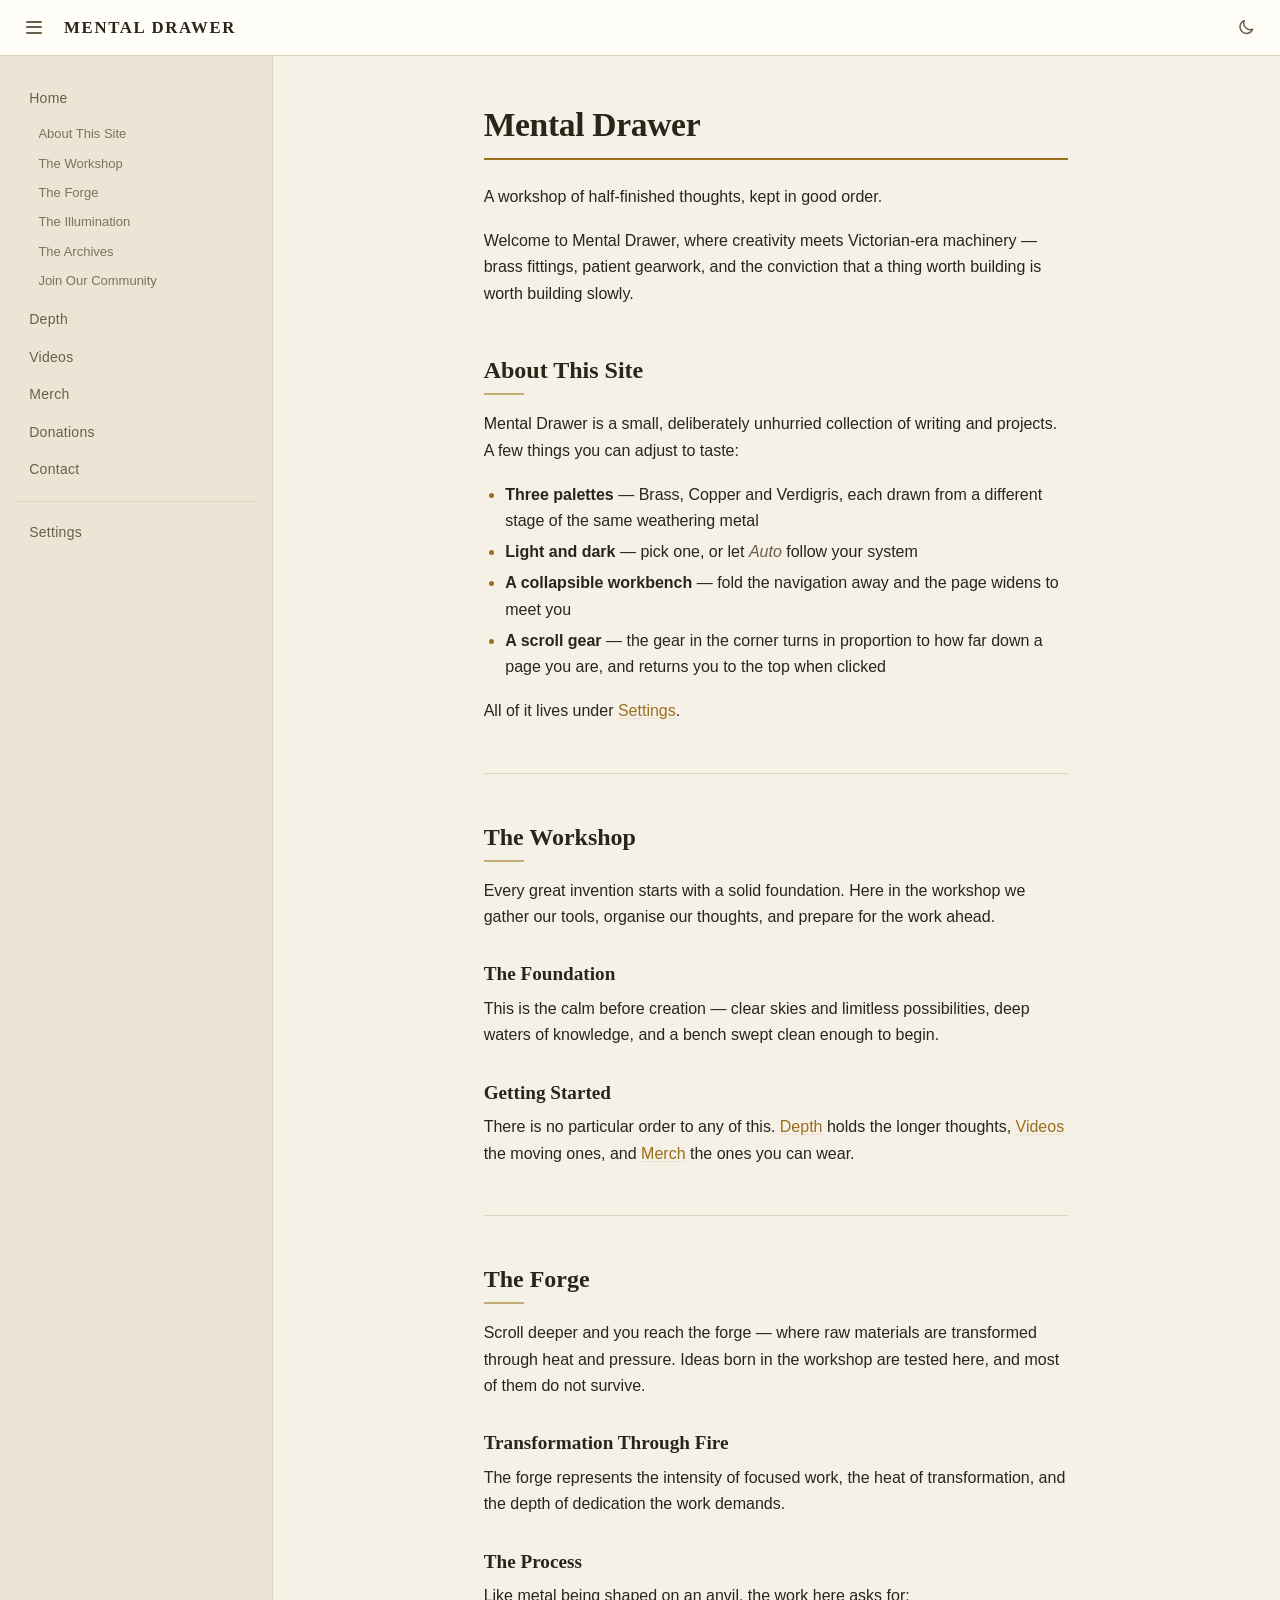
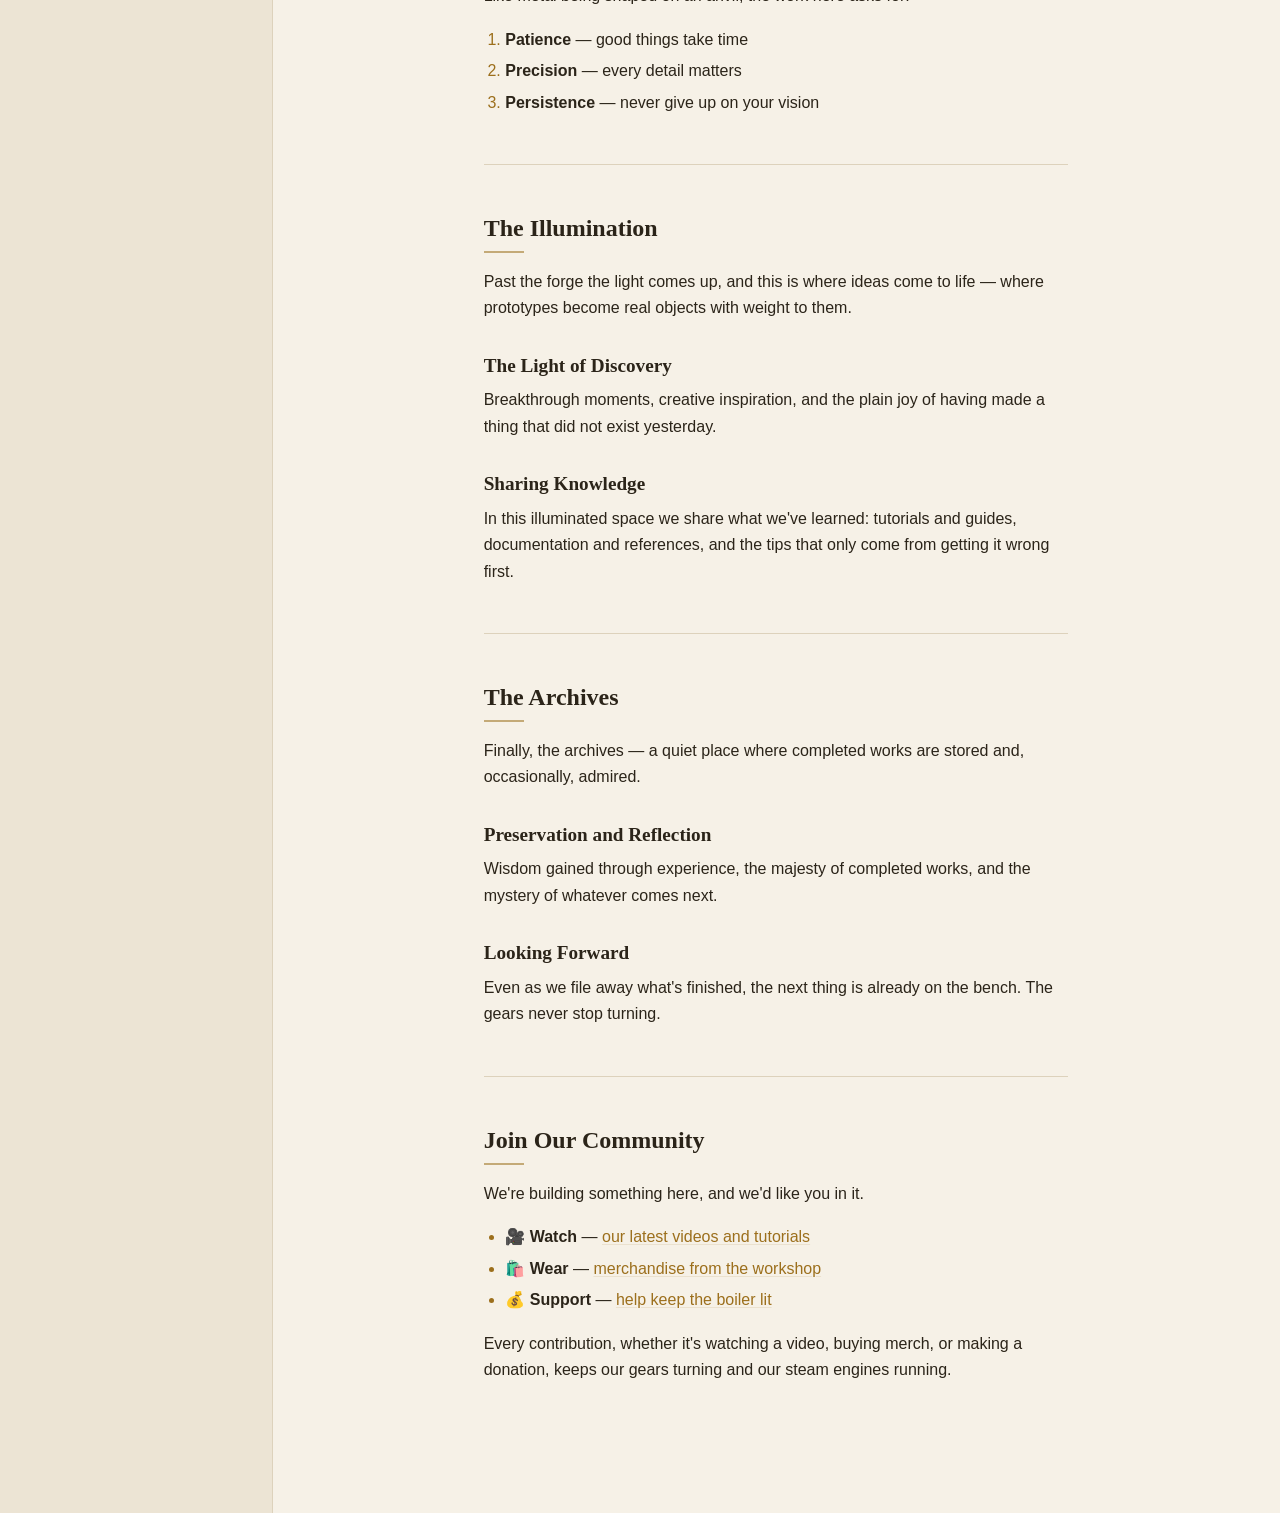
<file: docs/index.html>
<!DOCTYPE html>
<html lang="en" data-theme="brass" data-mode="auto" data-resolved="light" data-sidebar="open">
<head>
    <meta charset="UTF-8">
    <title>Mental Drawer</title>
    <meta http-equiv="X-UA-Compatible" content="IE=edge,chrome=1"/>
    <meta name="description" content="Mental Drawer — a workshop of half-finished thoughts.">
    <meta name="viewport" content="width=device-width, initial-scale=1.0, minimum-scale=1.0">
    <meta name="theme-color" content="#f6f1e7">
    <link rel="icon" href="data:image/svg+xml,<svg xmlns='http://www.w3.org/2000/svg' viewBox='0 0 24 24'><g fill='none' stroke='%23b8860b' stroke-width='2.2' stroke-linejoin='round'><path d='M12 2.6l1.7.9 1.9-.3.9 1.7 1.7.9-.3 1.9.9 1.7-1.3 1.4v1.9l-1.9.6-1 1.6-1.9-.2-1.6 1.1-1.6-1.1-1.9.2-1-1.6-1.9-.6v-1.9L4.5 9.4l.9-1.7-.3-1.9 1.7-.9.9-1.7 1.9.3z'/><circle cx='12' cy='10' r='3'/></g></svg>">
    <link rel="stylesheet" href="libs/theme.css">
    <script>
        /* Stamp saved preferences before first paint so the page never flashes
           the wrong theme. Kept inline and tiny on purpose. */
        (function () {
            var r = document.documentElement;
            function get(k, ok, dflt) {
                try {
                    var v = localStorage.getItem('md:' + k);
                    return ok.indexOf(v) > -1 ? v : dflt;
                } catch (e) { return dflt; }
            }
            var mode = get('mode', ['light', 'dark', 'auto'], 'auto');
            var dark = mode === 'dark' ||
                (mode === 'auto' && window.matchMedia('(prefers-color-scheme: dark)').matches);
            r.setAttribute('data-mode', mode);
            r.setAttribute('data-resolved', dark ? 'dark' : 'light');
            r.setAttribute('data-theme', get('theme', ['brass', 'copper', 'verdigris'], 'brass'));
            r.setAttribute('data-motion', get('motion', ['on', 'off'], 'on'));
            r.setAttribute('data-sidebar',
                window.matchMedia('(max-width: 768px)').matches
                    ? 'closed'
                    : get('sidebar', ['open', 'closed'], 'open'));
        })();
    </script>
</head>
<body>

<header class="md-header">
    <button class="md-iconbtn md-burger-btn" type="button" aria-expanded="true" aria-label="Collapse navigation" aria-controls="md-sidebar">
        <span class="md-burger" aria-hidden="true"><span></span><span></span><span></span></span>
    </button>
    <h1 class="md-header__title"><a href="#/">Mental Drawer</a></h1>
    <span class="md-header__spacer"></span>
    <button class="md-iconbtn md-mode-btn" type="button" aria-label="Switch to dark mode"></button>
</header>

<div class="md-scrim" aria-hidden="true"></div>

<div id="app">Winding the mainspring&hellip;</div>

<button class="md-gear" type="button" aria-label="Back to top"></button>

<script>
    window.$docsify = {
        name: 'Mental Drawer',
        repo: '',
        loadSidebar: true,
        subMaxLevel: 2,
        auto2top: true,
        maxLevel: 3
    };
</script>
<script src="libs/app.js"></script>
<script src="libs/docsify-4.js"></script>
</body>
</html>
</file>
<file: docs/libs/theme.css>
/* ==========================================================================
   Mental Drawer — theme system
   Tokens on :root. Mode via [data-resolved="light|dark"], palette via
   [data-theme="brass|copper|verdigris"]. Nothing below the Tokens section
   references a colour literal.
   ========================================================================== */

/* --- Tokens: brass / light (the default; also the no-preference fallback) - */
:root {
  --sidebar-w: 17rem;
  --header-h: 3.5rem;
  --measure: 72ch;
  --radius: 4px;
  --radius-lg: 8px;
  --speed: 220ms;
  --ease: cubic-bezier(.4, .14, .3, 1);

  --font-display: "Iowan Old Style", "Palatino Linotype", Palatino,
                  "Book Antiqua", Georgia, "Times New Roman", serif;
  --font-body: -apple-system, BlinkMacSystemFont, "Segoe UI", Roboto,
               "Helvetica Neue", Arial, sans-serif;
  --font-mono: ui-monospace, SFMono-Regular, "SF Mono", Menlo, Consolas,
               "Liberation Mono", monospace;

  --surface: #f6f1e7;
  --surface-raised: #fffdf8;
  --surface-sunken: #ece4d4;
  --ink: #2b2419;
  --ink-muted: #6b5f4a;
  --rule: #ddd2bc;
  --accent: #9c6f1c;
  --accent-strong: #7d570f;
  --accent-soft: rgba(156, 111, 28, .12);
  --on-accent: #fffdf8;
  --shadow: 0 1px 2px rgba(43, 36, 25, .07), 0 6px 18px rgba(43, 36, 25, .07);
  --scrim: rgba(43, 36, 25, .45);
}

:root[data-resolved="dark"] {
  color-scheme: dark;
  --surface: #14120d;
  --surface-raised: #1e1b14;
  --surface-sunken: #0e0c08;
  --ink: #ece4d4;
  --ink-muted: #9c917c;
  --rule: #322d22;
  --accent: #d4a544;
  --accent-strong: #e8bd63;
  --accent-soft: rgba(212, 165, 68, .14);
  --on-accent: #14120d;
  --shadow: 0 1px 2px rgba(0, 0, 0, .5), 0 6px 20px rgba(0, 0, 0, .45);
  --scrim: rgba(0, 0, 0, .6);
}

/* --- Palette: copper ---------------------------------------------------- */
:root[data-theme="copper"] {
  --surface: #f7efe9;
  --surface-raised: #fffaf6;
  --surface-sunken: #eee0d5;
  --ink: #2a1d16;
  --ink-muted: #6d564a;
  --rule: #e0cec1;
  --accent: #a8501f;
  --accent-strong: #863c14;
  --accent-soft: rgba(168, 80, 31, .12);
  --on-accent: #fffaf6;
}

:root[data-theme="copper"][data-resolved="dark"] {
  --surface: #15100d;
  --surface-raised: #1d1712;
  --surface-sunken: #0e0b09;
  --ink: #efe1d8;
  --ink-muted: #a08a7c;
  --rule: #33261f;
  --accent: #e08b52;
  --accent-strong: #f0a570;
  --accent-soft: rgba(224, 139, 82, .14);
  --on-accent: #15100d;
}

/* --- Palette: verdigris ------------------------------------------------- */
:root[data-theme="verdigris"] {
  --surface: #eef4f1;
  --surface-raised: #fbfefd;
  --surface-sunken: #dee9e5;
  --ink: #16241f;
  --ink-muted: #4d635b;
  --rule: #c8dbd4;
  --accent: #1f7a6b;
  --accent-strong: #145a4e;
  --accent-soft: rgba(31, 122, 107, .12);
  --on-accent: #fbfefd;
}

:root[data-theme="verdigris"][data-resolved="dark"] {
  --surface: #0e1614;
  --surface-raised: #141f1c;
  --surface-sunken: #0a100f;
  --ink: #dceae5;
  --ink-muted: #7d968e;
  --rule: #22322d;
  --accent: #52c4ac;
  --accent-strong: #74d8c2;
  --accent-soft: rgba(82, 196, 172, .14);
  --on-accent: #0e1614;
}

/* --- Base --------------------------------------------------------------- */
*, *::before, *::after { box-sizing: border-box; }

html { -webkit-text-size-adjust: 100%; }

body {
  margin: 0;
  background: var(--surface);
  color: var(--ink);
  font-family: var(--font-body);
  font-size: 16px;
  line-height: 1.65;
  overflow-x: hidden;
  -webkit-font-smoothing: antialiased;
}

a { color: var(--accent); text-decoration-color: var(--accent-soft); text-underline-offset: 2px; }
a:hover { color: var(--accent-strong); text-decoration-color: currentColor; }

:focus-visible { outline: 2px solid var(--accent); outline-offset: 2px; border-radius: 2px; }

/* Boot placeholder, before docsify swaps in its markup */
#app {
  display: grid;
  place-items: center;
  min-height: 100vh;
  color: var(--ink-muted);
  font-family: var(--font-display);
  font-style: italic;
}

/* --- Header ------------------------------------------------------------- */
.md-header {
  position: fixed;
  inset: 0 0 auto 0;
  z-index: 40;
  height: var(--header-h);
  display: flex;
  align-items: center;
  gap: .75rem;
  padding: 0 1rem;
  background: var(--surface-raised);
  border-bottom: 1px solid var(--rule);
}

.md-header__title {
  margin: 0;
  font-family: var(--font-display);
  font-size: 1.05rem;
  font-weight: 600;
  letter-spacing: .1em;
  text-transform: uppercase;
  color: var(--ink);
}
.md-header__title a { color: inherit; text-decoration: none; }

.md-header__spacer { flex: 1; }

/* Icon buttons in the header (menu, light/dark) */
.md-iconbtn {
  display: inline-grid;
  place-items: center;
  width: 2.25rem;
  height: 2.25rem;
  padding: 0;
  border: 1px solid transparent;
  border-radius: var(--radius);
  background: transparent;
  color: var(--ink-muted);
  cursor: pointer;
  transition: background var(--speed) var(--ease), color var(--speed) var(--ease),
              border-color var(--speed) var(--ease);
}
.md-iconbtn:hover { background: var(--accent-soft); color: var(--accent); border-color: var(--rule); }
.md-iconbtn svg { width: 1.15rem; height: 1.15rem; display: block; }

/* Hamburger → chevron, drawn in CSS so it can animate on collapse */
.md-burger { position: relative; width: 1.05rem; height: .8rem; }
.md-burger span {
  position: absolute;
  left: 0;
  width: 100%;
  height: 2px;
  border-radius: 2px;
  background: currentColor;
  transition: transform var(--speed) var(--ease), opacity var(--speed) var(--ease);
}
.md-burger span:nth-child(1) { top: 0; }
.md-burger span:nth-child(2) { top: calc(50% - 1px); }
.md-burger span:nth-child(3) { bottom: 0; }
html[data-sidebar="closed"] .md-burger span:nth-child(1) { transform: translateY(2px) scaleX(.6); transform-origin: left; }
html[data-sidebar="closed"] .md-burger span:nth-child(3) { transform: translateY(-2px) scaleX(.6); transform-origin: left; }

/* Docsify ships its own toggle; ours lives in the header instead. */
.sidebar-toggle { display: none !important; }

/* --- Shell -------------------------------------------------------------- */
main {
  display: grid;
  grid-template-columns: var(--sidebar-w) 1fr;
  align-items: start;
  min-height: 100vh;
  padding-top: var(--header-h);
  /* The sidebar is sticky, so it only covers one viewport. Paint its column
     and divider here instead, so the stripe runs the full height of the page. */
  background:
    linear-gradient(var(--rule), var(--rule)) var(--sidebar-w) 0 / 1px 100% no-repeat,
    linear-gradient(var(--surface-sunken), var(--surface-sunken)) 0 0 / var(--sidebar-w) 100% no-repeat,
    var(--surface);
  transition: grid-template-columns var(--speed) var(--ease),
              background-size var(--speed) var(--ease),
              background-position var(--speed) var(--ease);
}

html[data-sidebar="closed"] { --sidebar-w: 0rem; }

/* --- Sidebar ------------------------------------------------------------ */
.sidebar {
  position: sticky;
  top: var(--header-h);
  height: calc(100vh - var(--header-h));
  overflow-y: auto;
  overflow-x: hidden;
  background: transparent;
  padding: 1.5rem 0;
  transition: opacity var(--speed) var(--ease);
}

html[data-sidebar="closed"] .sidebar {
  opacity: 0;
  pointer-events: none;
}

/* Docsify prints the site name into the sidebar; the header already has it. */
.sidebar .app-name { display: none; }

.sidebar-nav { padding: 0 1rem; }
.sidebar-nav ul { list-style: none; margin: 0; padding: 0; }

.sidebar-nav > ul > li > a,
.sidebar-nav > ul > li > p {
  display: block;
  margin: 0;
  padding: .45rem .7rem;
  border-radius: var(--radius);
  border-left: 2px solid transparent;
  color: var(--ink-muted);
  font-size: .875rem;
  letter-spacing: .02em;
  text-decoration: none;
  white-space: nowrap;
  transition: background var(--speed) var(--ease), color var(--speed) var(--ease),
              border-color var(--speed) var(--ease);
}

.sidebar-nav > ul > li > a:hover { background: var(--accent-soft); color: var(--accent); }

.sidebar-nav > ul > li > a.active {
  background: var(--accent-soft);
  border-left-color: var(--accent);
  color: var(--accent);
  font-weight: 600;
}

/* Nested headings pulled in by subMaxLevel */
.sidebar-nav ul ul { margin: .1rem 0 .35rem; }
.sidebar-nav ul ul a {
  display: block;
  padding: .25rem .7rem .25rem 1.4rem;
  color: var(--ink-muted);
  font-size: .8125rem;
  text-decoration: none;
  border-radius: var(--radius);
  white-space: nowrap;
  overflow: hidden;
  text-overflow: ellipsis;
  opacity: .85;
}
.sidebar-nav ul ul a:hover { color: var(--accent); background: var(--accent-soft); }
.sidebar-nav ul ul a.active { color: var(--accent); opacity: 1; font-weight: 600; }

/* A rule before the last item (Settings) sets it apart as utility nav */
.sidebar-nav > ul > li:last-child {
  margin-top: .75rem;
  padding-top: .75rem;
  border-top: 1px solid var(--rule);
}

/* Scrim: mobile only, behind the off-canvas drawer */
.md-scrim {
  position: fixed;
  inset: 0;
  z-index: 25;
  background: var(--scrim);
  opacity: 0;
  visibility: hidden;
  transition: opacity var(--speed) var(--ease), visibility var(--speed) var(--ease);
}

/* --- Content ------------------------------------------------------------ */
.content { min-width: 0; }

.markdown-section {
  max-width: var(--measure);
  margin: 0 auto;
  padding: 3rem 1.75rem 7rem;
}

.markdown-section h1,
.markdown-section h2,
.markdown-section h3,
.markdown-section h4 {
  font-family: var(--font-display);
  font-weight: 600;
  line-height: 1.25;
  color: var(--ink);
  scroll-margin-top: calc(var(--header-h) + 1rem);
}

.markdown-section h1 {
  margin: 0 0 1.5rem;
  padding-bottom: .75rem;
  border-bottom: 2px solid var(--accent);
  font-size: 2.1rem;
  letter-spacing: -.01em;
}

.markdown-section h2 {
  margin: 3rem 0 1rem;
  font-size: 1.5rem;
}

/* Small brass rule under h2 — the one bit of ornament in the prose */
.markdown-section h2::after {
  content: "";
  display: block;
  width: 2.5rem;
  height: 2px;
  margin-top: .5rem;
  background: var(--accent);
  opacity: .55;
}

.markdown-section h3 { margin: 2rem 0 .6rem; font-size: 1.2rem; }
.markdown-section h4 { margin: 1.5rem 0 .5rem; font-size: 1.02rem; color: var(--ink-muted); }

.markdown-section .anchor,
.markdown-section .anchor span {
  color: inherit;
  text-decoration: none;
}
.markdown-section .anchor:hover span {
  color: var(--accent);
  text-decoration: none;
}

.markdown-section p,
.markdown-section li { color: var(--ink); }
.markdown-section p { margin: 0 0 1.1rem; }

.markdown-section ul,
.markdown-section ol { margin: 0 0 1.1rem; padding-left: 1.35rem; }
.markdown-section li { margin: .3rem 0; }
.markdown-section li::marker { color: var(--accent); }

.markdown-section strong { color: var(--ink); font-weight: 650; }
.markdown-section em { color: var(--ink-muted); }

.markdown-section hr {
  margin: 3rem 0;
  border: 0;
  border-top: 1px solid var(--rule);
}

.markdown-section blockquote {
  margin: 1.5rem 0;
  padding: .75rem 1.25rem;
  border-left: 3px solid var(--accent);
  background: var(--surface-sunken);
  border-radius: 0 var(--radius) var(--radius) 0;
  color: var(--ink-muted);
  font-style: italic;
}

.markdown-section code {
  padding: .12em .38em;
  border: 1px solid var(--rule);
  border-radius: 3px;
  background: var(--surface-sunken);
  color: var(--accent-strong);
  font-family: var(--font-mono);
  font-size: .875em;
}

.markdown-section pre {
  margin: 1.5rem 0;
  padding: 1rem 1.15rem;
  overflow-x: auto;
  background: var(--surface-sunken);
  border: 1px solid var(--rule);
  border-radius: var(--radius-lg);
}
.markdown-section pre code { padding: 0; border: 0; background: none; color: var(--ink); }

.markdown-section img { max-width: 100%; height: auto; border-radius: var(--radius-lg); }

/* Tables scroll inside their own box rather than pushing the page sideways */
.markdown-section table {
  display: block;
  width: 100%;
  overflow-x: auto;
  border-collapse: collapse;
  margin: 1.5rem 0;
  font-size: .925rem;
}
.markdown-section th,
.markdown-section td { padding: .55rem .8rem; border: 1px solid var(--rule); text-align: left; }
.markdown-section th { background: var(--surface-sunken); font-weight: 600; }

/* --- Scroll gear -------------------------------------------------------- */
.md-gear {
  position: fixed;
  right: 1.5rem;
  bottom: 1.5rem;
  z-index: 30;
  display: grid;
  place-items: center;
  width: 3rem;
  height: 3rem;
  padding: 0;
  border: 1px solid var(--rule);
  border-radius: 50%;
  background: var(--surface-raised);
  color: var(--accent);
  box-shadow: var(--shadow);
  cursor: pointer;
  opacity: 0;
  transform: scale(.85);
  pointer-events: none;
  transition: opacity var(--speed) var(--ease), transform var(--speed) var(--ease),
              border-color var(--speed) var(--ease);
}
.md-gear.is-visible { opacity: 1; transform: scale(1); pointer-events: auto; }
.md-gear:hover { border-color: var(--accent); }
.md-gear svg { width: 1.6rem; height: 1.6rem; display: block; }

/* Rotation is written to --gear-rotation from scroll position. */
.md-gear__spin {
  transform: rotate(var(--gear-rotation, 0deg));
  transform-origin: 50% 50%;
}
.md-gear.is-animated .md-gear__spin { transition: transform 90ms linear; }

/* --- Settings panel ----------------------------------------------------- */
.settings-panel { margin: 2rem 0 0; }

.settings-group { margin: 0 0 2.25rem; }

.settings-group__label {
  margin: 0 0 .2rem;
  font-family: var(--font-display);
  font-size: 1.05rem;
  font-weight: 600;
  letter-spacing: .08em;
  text-transform: uppercase;
  color: var(--ink);
}

.settings-group__hint {
  margin: 0 0 .9rem;
  color: var(--ink-muted);
  font-size: .875rem;
}

.settings-options { display: flex; flex-wrap: wrap; gap: .6rem; }

.settings-option {
  display: inline-flex;
  align-items: center;
  gap: .5rem;
  padding: .55rem .9rem;
  border: 1px solid var(--rule);
  border-radius: var(--radius);
  background: var(--surface-raised);
  color: var(--ink-muted);
  font: inherit;
  font-size: .9rem;
  cursor: pointer;
  transition: border-color var(--speed) var(--ease), color var(--speed) var(--ease),
              background var(--speed) var(--ease);
}
.settings-option:hover { border-color: var(--accent); color: var(--ink); }

.settings-option[aria-checked="true"] {
  border-color: var(--accent);
  background: var(--accent-soft);
  color: var(--accent);
  font-weight: 600;
}

.settings-option svg { width: 1.05rem; height: 1.05rem; }

/* Swatches show each palette's real accent, in the current light/dark mode */
.settings-swatch {
  width: 1.05rem;
  height: 1.05rem;
  border-radius: 50%;
  border: 1px solid var(--rule);
  flex: none;
}
.settings-swatch--brass { background: #9c6f1c; }
.settings-swatch--copper { background: #a8501f; }
.settings-swatch--verdigris { background: #1f7a6b; }
:root[data-resolved="dark"] .settings-swatch--brass { background: #d4a544; }
:root[data-resolved="dark"] .settings-swatch--copper { background: #e08b52; }
:root[data-resolved="dark"] .settings-swatch--verdigris { background: #52c4ac; }

/* --- Video gallery ------------------------------------------------------ */
/* auto-fill against a 11rem floor gives 3 tiles at the full content measure,
   2 as it narrows, and 1 on phones (forced below 480px). */
.video-grid {
  display: grid;
  grid-template-columns: repeat(auto-fill, minmax(11rem, 1fr));
  gap: 1.25rem;
  margin: 1.75rem 0 2rem;
}

.video-tile { margin: 0; }

.video-tile__thumb {
  position: relative;
  aspect-ratio: 16 / 9;
  border: 1px solid var(--rule);
  border-radius: var(--radius-lg);
  background:
    repeating-linear-gradient(-45deg,
      transparent 0 7px,
      var(--accent-soft) 7px 14px),
    var(--surface-sunken);
  overflow: hidden;
  transition: border-color var(--speed) var(--ease), transform var(--speed) var(--ease);
}

/* Play badge, drawn rather than shipped as an asset */
.video-tile__thumb::before {
  content: "";
  position: absolute;
  top: 50%;
  left: 50%;
  width: 2.75rem;
  height: 2.75rem;
  margin: -1.375rem 0 0 -1.375rem;
  border: 1px solid var(--rule);
  border-radius: 50%;
  background: var(--surface-raised);
  transition: border-color var(--speed) var(--ease), background var(--speed) var(--ease);
}

.video-tile__thumb::after {
  content: "";
  position: absolute;
  top: 50%;
  left: 50%;
  margin: -.4rem 0 0 -.25rem;
  border-style: solid;
  border-width: .4rem 0 .4rem .68rem;
  border-color: transparent transparent transparent var(--accent);
  transition: border-left-color var(--speed) var(--ease);
}

/* Duration chip */
.video-tile__time {
  position: absolute;
  right: .45rem;
  bottom: .45rem;
  z-index: 1;
  padding: .1rem .35rem;
  border-radius: 3px;
  background: var(--surface);
  border: 1px solid var(--rule);
  color: var(--ink-muted);
  font-family: var(--font-mono);
  font-size: .7rem;
  line-height: 1.5;
}

.video-tile__title {
  margin: .7rem 0 .15rem;
  font-family: var(--font-display);
  font-size: 1rem;
  font-weight: 600;
  line-height: 1.3;
  color: var(--ink);
}

.markdown-section .video-tile__title { margin: .7rem 0 .15rem; }

.video-tile__meta {
  margin: 0;
  color: var(--ink-muted);
  font-size: .8125rem;
  letter-spacing: .02em;
}

.markdown-section .video-tile__meta { margin: 0; }

.video-tile:hover .video-tile__thumb {
  border-color: var(--accent);
  transform: translateY(-2px);
}
.video-tile:hover .video-tile__thumb::before { border-color: var(--accent); }

/* --- Responsive: sidebar leaves the grid and becomes a drawer ------------ */
@media (max-width: 768px) {
  :root { --measure: 100%; }

  main { grid-template-columns: 1fr; }

  main { background: var(--surface); }

  .sidebar {
    position: fixed;
    top: var(--header-h);
    left: 0;
    z-index: 30;
    background: var(--surface-sunken);
    border-right: 1px solid var(--rule);
    width: 17rem;
    height: calc(100vh - var(--header-h));
    transform: translateX(-100%);
    opacity: 1;
    transition: transform var(--speed) var(--ease);
  }

  html[data-sidebar="open"] .sidebar { transform: translateX(0); box-shadow: var(--shadow); }
  html[data-sidebar="closed"] .sidebar { opacity: 1; pointer-events: none; }
  html[data-sidebar="open"] .md-scrim { opacity: 1; visibility: visible; }

  .markdown-section { padding: 2rem 1.15rem 6rem; }
  .markdown-section h1 { font-size: 1.7rem; }
  .markdown-section h2 { font-size: 1.32rem; }

  .md-gear { right: 1rem; bottom: 1rem; width: 2.75rem; height: 2.75rem; }
}

@media (max-width: 480px) {
  .video-grid { grid-template-columns: 1fr; gap: 1rem; }
}

@media (prefers-reduced-motion: reduce) {
  *, *::before, *::after {
    animation-duration: .01ms !important;
    transition-duration: .01ms !important;
  }
}
</file>
